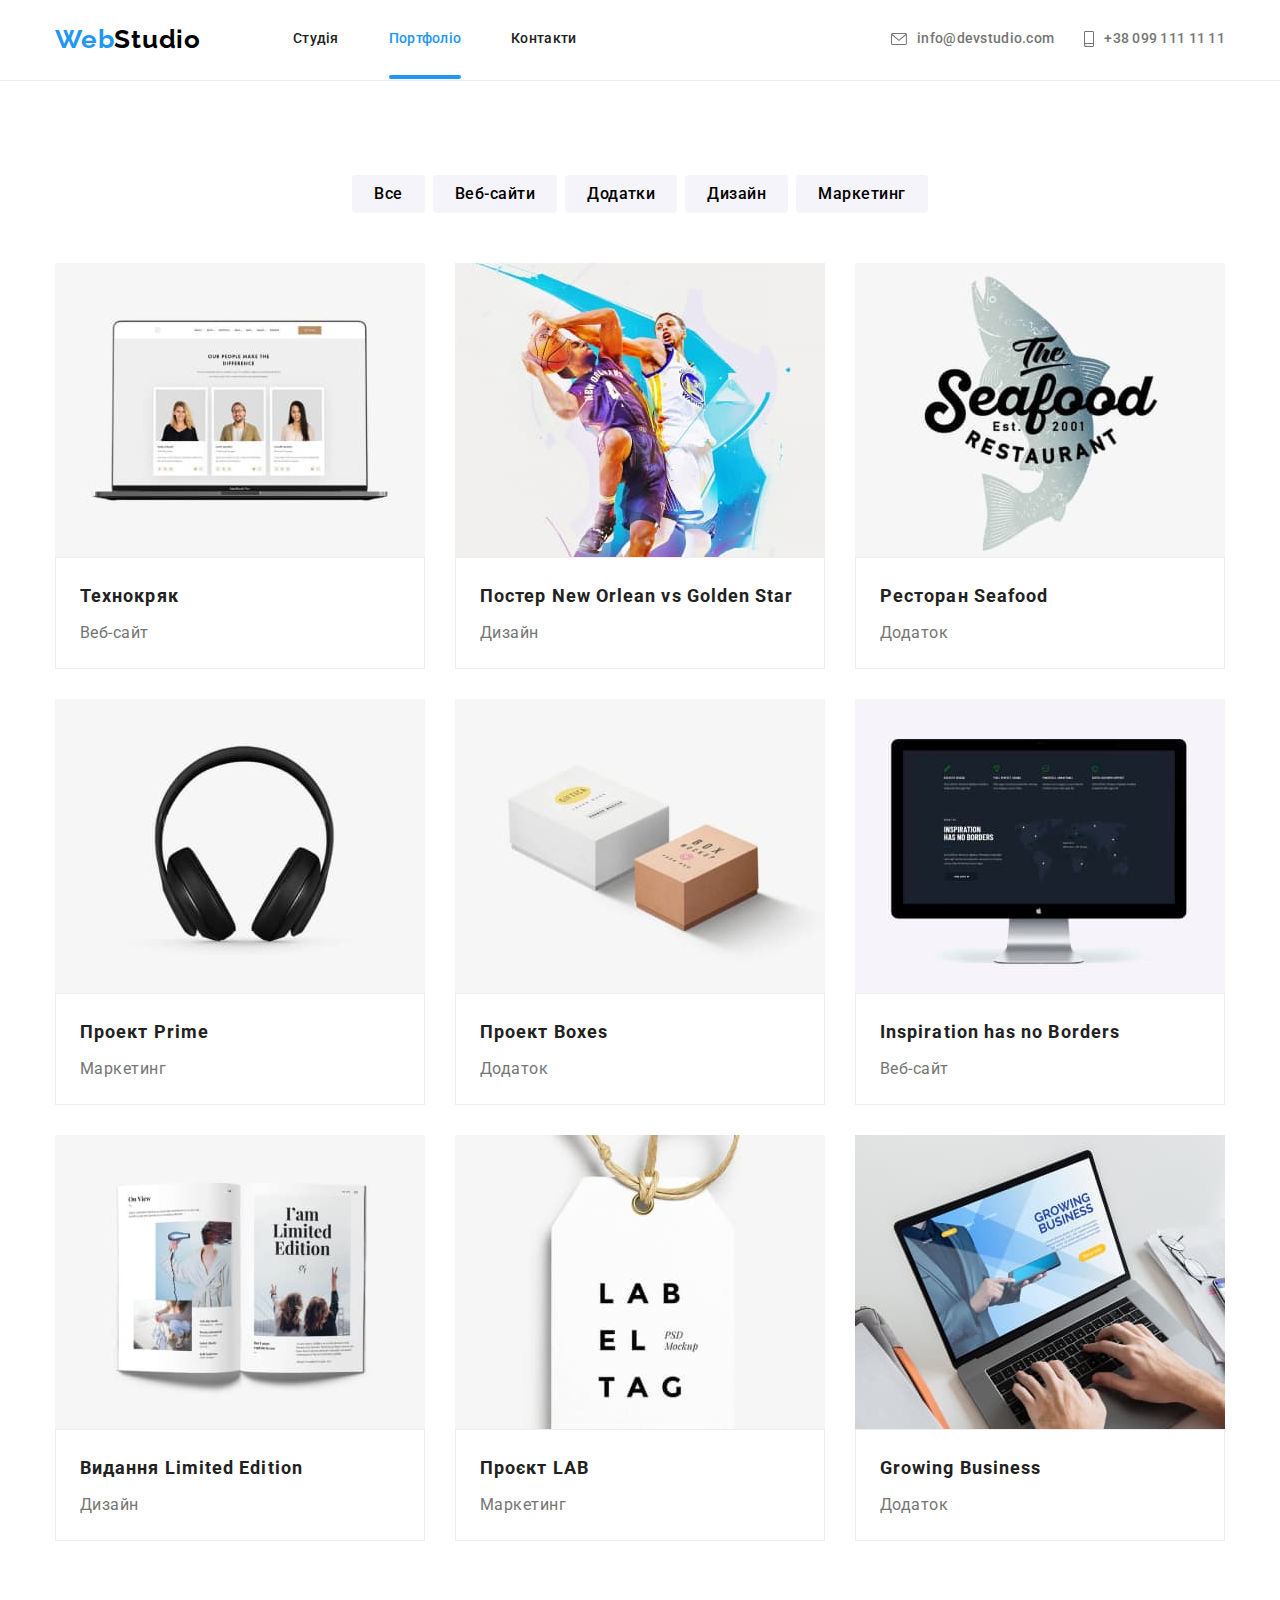
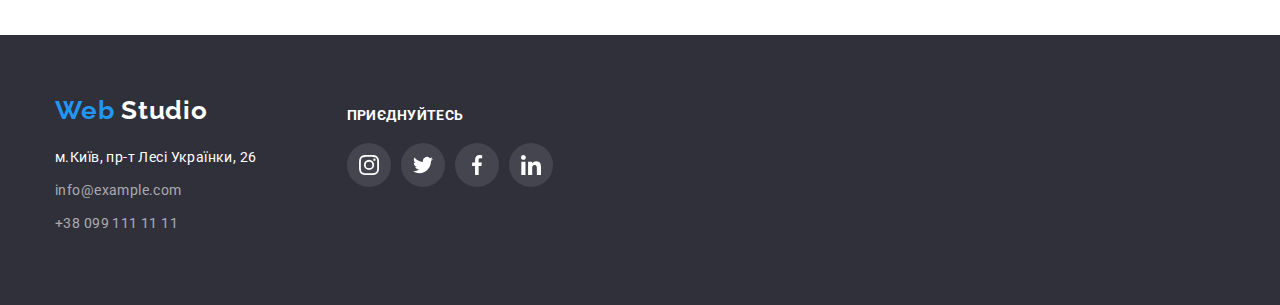
<file: portfolio.html>
<!DOCTYPE html>
<html lang="ru">

<head>
    <meta charset="UTF-8" />
    <meta http-equiv="X-UA-Compatible" content="IE=edge" />
    <meta name="viewport" content="width=device-width, initial-scale=1.0" />

    <link rel="preconnect" href="https://fonts.googleapis.com" />
    <link rel="preconnect" href="https://fonts.gstatic.com" crossorigin />
    <link
        href="https://fonts.googleapis.com/css2?family=Raleway:wght@700&family=Roboto:wght@400;500;700;900&display=swap"
        rel="stylesheet" />
    <link rel="stylesheet" href="https://cdnjs.cloudflare.com/ajax/libs/modern-normalize/1.1.0/modern-normalize.css"
        integrity="sha512-Y0MM+V6ymRKN2zStTqzQ227DWhhp4Mzdo6gnlRnuaNCbc+YN/ZH0sBCLTM4M0oSy9c9VKiCvd4Jk44aCLrNS5Q=="
        crossorigin="anonymous" referrerpolicy="no-referrer" />
    <link rel="stylesheet" href="./css/styles.css" />
    <title>Document</title>
</head>

<body>
    <!-- Header -->
    <header class="header">
        <div class="header-container container">
            <a href="./index.html" class="header-logo link">
                <span>Web</span>
                Studio
            </a>
            <!-- Navigation -->
            <nav class="header-nav">
                <ul class="nav list">
                    <li class="nav-item"><a href="./index.html" class="nav-link link">Студія</a></li>
                    <li class="nav-item current"><a href="./portfolio.html" class="nav-link link">Портфоліо</a></li>
                    <li class="nav-item"><a href="./contacts.html" class="nav-link link">Контакти</a></li>
                </ul>
            </nav>
            <ul class="header-contact list">
                <li>
                    <a href="mailto:info@devstudio.com" class="header-email link">
                        <svg class="header-contact-icon" width="16" height="12">
                            <use href="./images/sprites/icons.svg#icon-envelope"></use>
                        </svg>
                        info@devstudio.com
                    </a>
                </li>
                <li>
                    <a href="tel:+380991111111" class="header-tel link">
                        <svg class="header-contact-icon" width="10" height="16">
                            <use href="./images/sprites/icons.svg#icon-smartphone"></use>
                        </svg>
                        +38 099 111 11 11
                    </a>
                </li>
            </ul>
        </div>
    </header>
    <!-- Портфолио проекты -->
    <main class="portfolio-main">
        <section class="portfolio-main-section section">
            <div class="container">
                <!-- Кнопки сортировки -->
                <ul class="sort-buttons-list list">
                    <li><button type="button" class="sort-btn">Все</button></li>
                    <li><button type="button" class="sort-btn">Веб-сайти</button></li>
                    <li><button type="button" class="sort-btn">Додатки</button></li>
                    <li><button type="button" class="sort-btn">Дизайн</button></li>
                    <li><button type="button" class="sort-btn">Маркетинг</button></li>
                </ul>
                <!-- Список проектов -->
                <h1 class="visually-hidden">Портфоліо проєктів</h1>
                <ul class="project-list list">
                    <li class="project-card">
                        <a href="" class="project-card-link link">
                            <div class="project-wrap">
                                <img src="./images/portfolio/technokryak.jpg" alt="Веб-сайт Технокряк" />
                                <p class="project-description-top">Ресурс пропонує комплексні пропозиції з різним рівнем
                                    функціоналу та сервісів. Все це дозволить відвідувачу отримати вичерпні відомості
                                    про
                                    компанію чи приватну особу.</p>
                            </div>
                            <div class="project-description">
                                <h2 class="project-name">Технокряк</h2>
                                <p class="project-type">Веб-сайт</p>
                            </div>
                        </a>
                    </li>
                    <li class="project-card">
                        <a href="" class="project-card-link link">
                            <div class="project-wrap">
                                <img src="./images/portfolio/poster.jpg" alt="Постер New Orlean vs Golden Star" />
                                <p class="project-description-top">Ресурс пропонує комплексні пропозиції з різним рівнем
                                    функціоналу та сервісів. Все це дозволить відвідувачу отримати вичерпні відомості
                                    про
                                    компанію чи приватну особу.</p>
                            </div>
                            <div class="project-description">
                                <h2 class="project-name">Постер New Orlean vs Golden Star</h2>
                                <p class="project-type">Дизайн</p>
                            </div>
                        </a>
                    </li>
                    <li class="project-card">
                        <a href="" class="project-card-link link">
                            <div class="project-wrap">
                                <img src="./images/portfolio/seafood_restaurant.jpg" alt="Ресторан Seafood" />
                                <p class="project-description-top">Ресурс пропонує комплексні пропозиції з різним рівнем
                                    функціоналу та сервісів. Все це дозволить відвідувачу отримати вичерпні відомості
                                    про
                                    компанію чи приватну особу.</p>
                            </div>
                            <div class="project-description">
                                <h2 class="project-name">Ресторан Seafood</h2>
                                <p class="project-type">Додаток</p>
                            </div>
                        </a>
                    </li>
                    <li class="project-card">
                        <a href="" class="project-card-link link">
                            <div class="project-wrap">
                                <img src="./images/portfolio/prime.jpg" alt="Проєкт Prime" />
                                <p class="project-description-top">Ресурс пропонує комплексні пропозиції з різним рівнем
                                    функціоналу та сервісів. Все це дозволить відвідувачу отримати вичерпні відомості
                                    про
                                    компанію чи приватну особу.</p>
                            </div>
                            <div class="project-description">
                                <h2 class="project-name">Проект Prime</h2>
                                <p class="project-type">Маркетинг</p>
                            </div>
                        </a>
                    </li>
                    <li class="project-card">
                        <a href="" class="project-card-link link">
                            <div class="project-wrap">
                                <img src="./images/portfolio/boxes.jpg" alt="Проєкт Boxes" />
                                <p class="project-description-top">Ресурс пропонує комплексні пропозиції з різним рівнем
                                    функціоналу та сервісів. Все це дозволить відвідувачу отримати вичерпні відомості
                                    про
                                    компанію чи приватну особу.</p>
                            </div>
                            <div class="project-description">
                                <h2 class="project-name">Проект Boxes</h2>
                                <p class="project-type">Додаток</p>
                            </div>
                        </a>
                    </li>
                    <li class="project-card">
                        <a href="" class="project-card-link link">
                            <div class="project-wrap">
                                <img src="./images/portfolio/inspiration_borders.jpg" alt="Дисплей" />
                                <p class="project-description-top">Ресурс пропонує комплексні пропозиції з різним рівнем
                                    функціоналу та сервісів. Все це дозволить відвідувачу отримати вичерпні відомості
                                    про
                                    компанію чи приватну особу.</p>
                            </div>
                            <div class="project-description">
                                <h2 class="project-name">Inspiration has no Borders</h2>
                                <p class="project-type">Веб-сайт</p>
                            </div>
                        </a>
                    </li>

                    <li class="project-card">
                        <a href="" class="project-card-link link">
                            <div class="project-wrap">
                                <img src="./images/portfolio/limited_edition.jpg" alt="Книга" />
                                <p class="project-description-top">Ресурс пропонує комплексні пропозиції з різним рівнем
                                    функціоналу та сервісів. Все це дозволить відвідувачу отримати вичерпні відомості
                                    про
                                    компанію чи приватну особу.</p>
                            </div>
                            <div class="project-description">
                                <h2 class="project-name">Видання Limited Edition</h2>
                                <p class="project-type">Дизайн</p>
                            </div>
                        </a>
                    </li>
                    <li class="project-card">
                        <a href="" class="project-card-link link">
                            <div class="project-wrap">
                                <img src="./images/portfolio/lab.jpg" alt="Проект LAB" />
                                <p class="project-description-top">Ресурс пропонує комплексні пропозиції з різним рівнем
                                    функціоналу та сервісів. Все це дозволить відвідувачу отримати вичерпні відомості
                                    про
                                    компанію чи приватну особу.</p>
                            </div>
                            <div class="project-description">
                                <h2 class="project-name">Проєкт LAB</h2>
                                <p class="project-type">Маркетинг</p>
                            </div>
                        </a>
                    </li>
                    <li class="project-card">
                        <a href="" class="project-card-link link">
                            <div class="project-wrap">
                                <img src="./images/portfolio/growing_business.jpg" alt="Развивающийся бизнес" />
                                <p class="project-description-top">Ресурс пропонує комплексні пропозиції з різним рівнем
                                    функціоналу та сервісів. Все це дозволить відвідувачу отримати вичерпні відомості
                                    про
                                    компанію чи приватну особу.</p>
                            </div>
                            <div class="project-description">
                                <h2 class="project-name">Growing Business</h2>
                                <p class="project-type">Додаток</p>
                            </div>
                        </a>
                    </li>
                </ul>
            </div>
        </section>
    </main>
    <!-- Footer -->
    <footer class="footer">
        <div class="footer-container container">
            <div class="footer-address-container">
                <a href="./index.html" class="footer-logo link">
                    <span>Web</span>
                    Studio
                </a>
                <address class="address">
                    <ul class="footer-contact-list list">
                        <li class="footer-contact-item">
                            <a href="https://www.google.com/maps/place/%D0%B1%D1%83%D0%BB.+%D0%9B%D0%B5%D1%81%D0%B8+%D0%A3%D0%BA%D1%80%D0%B0%D0%B8%D0%BD%D0%BA%D0%B8,+26,+%D0%9A%D0%B8%D0%B5%D0%B2,+02000/@50.4265807,30.5361971,17z/data=!3m1!4b1!4m5!3m4!1s0x40d4cf0e033ecbe9:0x57a4dffefec77da0!8m2!3d50.4265807!4d30.5383858 "
                                class="contact-address link">
                                м.Київ, пр-т Лесі Українки, 26
                            </a>
                        </li>
                        <li class="footer-contact-item">
                            <a href="mailto:info@example.com" class="footer-email">info@example.com</a>
                        </li>
                        <li class="footer-contact-item"><a href="tel:+380991111111" class="footer-tel">+38 099 111 11
                                11</a></li>
                    </ul>
                </address>
            </div>
            <div class="footer-soc-container">
                <h3 class="footer-social-name">Приєднуйтесь</h3>
                <ul class="footer-soc-list list">
                    <li class="footer-soc-item">
                        <a href="" class="footer-soc-link link">
                            <svg class="footer-soc-icon" width="20" height="20">
                                <use href="./images/sprites/icons.svg#icon-instagram"></use>
                            </svg>
                        </a>
                    </li>
                    <li class="footer-soc-item">
                        <a href="" class="footer-soc-link link">
                            <svg class="footer-soc-icon" width="20" height="20">
                                <use href="./images/sprites/icons.svg#icon-twitter"></use>
                            </svg>
                        </a>
                    </li>
                    <li class="footer-soc-item">
                        <a href="" class="footer-soc-link link">
                            <svg class="footer-soc-icon" width="20" height="20">
                                <use href="./images/sprites/icons.svg#icon-facebook"></use>
                            </svg>
                        </a>
                    </li>
                    <li class="footer-soc-item">
                        <a href="" class="footer-soc-link link">
                            <svg class="footer-soc-icon" width="20" height="20">
                                <use href="./images/sprites/icons.svg#icon-linkedin"></use>
                            </svg>
                        </a>
                    </li>
                </ul>
            </div>
        </div>
    </footer>
</body>

</html>
</file>
<file: css/styles.css>
html {
	box-sizing: border-box;
}
/* Указываем box sizing */
*,
*::before,
*::after {
	box-sizing: inherit;
}
/* Убираем внешние отступы */
h1,
h2,
h3,
h4,
p,
ul {
	margin: 0;
	padding: 0;
}
img {
	display: block;
	max-width: 100%;
}
:root {
	--main-background-color: #ffffff;
	--default-text-color: #212121;
	--default-text-color-inverted: #ffffff;
	--action-color: #2196f3;
	--small-text-color: #757575;
	--standard-letter-spacing: 0.03em;
	--short-letter-spacing: 0.02em;
	--wide-letter-spacing: 0.06em;
	--icons-background-color: #ffffff;
	--icons-background-color-active: #2196f3;
	--icons-main-color: #afb1b8;
	--icons-color-active: #ffffff;
}
body {
	font-family: "Roboto", sans-serif;
	background: var(--main-background-color);
	color: var(--default-text-color);
	cursor: default;
}

/* Удаление маркеров списка */
.list {
	list-style: none;
}
/* Сброс стилей линков */
.link {
	text-decoration: none;
}
.visually-hidden {
	position: absolute;
	white-space: nowrap;
	width: 1px;
	height: 1px;
	overflow: hidden;
	border: 0;
	padding: 0;
	clip: rect(0 0 0 0);
	clip-path: inset(50%);
	margin: -1px;
}
.container {
	width: 1200px;
	padding: 0 15px;
	margin: 0 auto;
}
.section {
	display: flex;
	justify-content: center;
	padding: 94px 0;
}
/* Стили логотипа */
.header-logo,
.footer-logo {
	font-family: "Raleway";
	font-weight: 700;
	font-size: 26px;
	line-height: 1.19;
	letter-spacing: var(--standard-letter-spacing);
}
.header-logo {
	display: inherit;
	color: #000000;
	width: 145px;
	margin-right: 93px;
}
.footer-logo {
	display: inline-block;
	color: var(--default-text-color-inverted);
	margin-bottom: 20px;
}

.header-logo span,
.footer-logo span {
	color: var(--action-color);
}
/* Стили header */
.header {
	border-bottom: 1px solid #ececec;
	padding-top: 24px;
	padding-bottom: 25px;
}
.header-container {
	display: flex;
	align-items: center;
}
.nav,
.nav-link {
	font-weight: 500;
	font-size: 14px;
	line-height: 1.14;
	letter-spacing: var(--short-letter-spacing);
}
.nav {
	display: flex;
	column-gap: 50px;
}

.nav-link {
	color: var(--default-text-color);
	transition-property: color;
	transition-duration: 250ms;
	transition-timing-function: cubic-bezier(0.4, 0, 0.2, 1);
}
.nav-item {
	position: relative;
}
.nav-item.current::after {
	display: flex;
	position: absolute;
	margin-top: 28px;
	content: "";
	width: 100%;
	height: 4px;
	background-color: #2196f3;
	border-radius: 2px;
}

.current .nav-link {
	color: var(--action-color);
}
.nav-link:hover,
.nav-link:focus {
	color: var(--action-color);
	cursor: pointer;
}
.header-contact {
	display: inherit;
	margin-left: auto;
	gap: 30px;
	align-items: center;
}
.header-contact-icon {
	margin-right: 10px;
	fill: currentColor;
	transition-property: fill;
	transition-duration: 250ms;
	transition-timing-function: cubic-bezier(0.4, 0, 0.2, 1);
}
.header-email:hover .header-contact-icon,
.header-email:focus .header-contact-icon {
	fill: var(--action-color);
}
.header-tel:hover .header-contact-icon,
.header-tel:focus .header-contact-icon {
	fill: var(--action-color);
}
.header-email,
.header-tel {
	display: flex;
	align-items: center;
	font-weight: 500;
	font-size: 14px;
	line-height: 1.14;
	letter-spacing: var(--short-letter-spacing);
	color: var(--small-text-color);
	transition-property: color;
	transition-duration: 250ms;
	transition-timing-function: cubic-bezier(0.4, 0, 0.2, 1);
}
.header-email:hover,
.header-email:focus {
	color: var(--action-color);
	cursor: pointer;
}
.header-tel:hover,
.header-tel:focus {
	color: var(--action-color);
	cursor: pointer;
}
/*Стили Footer */
.footer {
	background: #2f303a;
	padding-top: 60px;
	padding-bottom: 60px;
}
/* .address {
} */
.contact-address,
.footer-email,
.footer-tel {
	font-style: normal;
	font-size: 14px;
	line-height: 1.71;
	letter-spacing: var(--standard-letter-spacing);
}
.footer-contact-item {
	margin-bottom: 9px;
}
.contact-address {
	color: var(--main-background-color);
	transition-property: color;
	transition-duration: 250ms;
	transition-timing-function: cubic-bezier(0.4, 0, 0.2, 1);
}
.contact-address:hover,
.contact-address:focus {
	color: var(--action-color);
}
.footer-email,
.footer-tel {
	text-decoration: none;
	color: rgba(255, 255, 255, 0.6);
	transition-property: color;
	transition-duration: 250ms;
	transition-timing-function: cubic-bezier(0.4, 0, 0.2, 1);
}
.footer-email:hover,
.footer-email:focus {
	color: var(--action-color);
}
.footer-tel:hover,
.footer-tel:focus {
	color: var(--action-color);
}
.footer-contact-list {
	display: inline-block;
}
.footer-container {
	display: flex;
}
.footer-address-container {
	margin-right: 90px;
}
.footer-soc-container {
	padding-top: 12px;
}
.footer-social-name {
	font-weight: 700;
	font-size: 14px;
	line-height: 16px;
	letter-spacing: var(--standard-letter-spacing);
	text-transform: uppercase;
	color: var(--default-text-color-inverted);
	margin-bottom: 20px;
}
.footer-soc-list {
	display: flex;
	justify-content: left;
	column-gap: 10px;
}
.footer-soc-link {
	background-color: rgba(255, 255, 255, 0.1);
	transition-property: background-color;
	transition-duration: 250ms;
	transition-timing-function: cubic-bezier(0.4, 0, 0.2, 1);
}
.footer-soc-icon {
	fill: #ffffff;
}
.footer-soc-link:hover,
.footer-soc-link:focus {
	background-color: var(--icons-background-color-active);
}
/* Стили портфолио */
.sort-buttons-list {
	display: flex;
	column-gap: 8px;
	justify-content: center;
	margin-bottom: 50px;
}
.sort-btn {
	font-family: inherit;
	font-weight: 500;
	font-size: 16px;
	line-height: 1.62;
	text-align: center;
	letter-spacing: var(--standard-letter-spacing);
	background: #f5f4fa;
	border-radius: 4px;
	border: 0;
	padding: 6px 22px;

	transition-property: color, background, box-shadow;
	transition-duration: 250ms;
	transition-timing-function: cubic-bezier(0.4, 0, 0.2, 1);
}
.sort-btn:hover,
.sort-btn:focus {
	background: var(--action-color);
	color: var(--default-text-color-inverted);
	box-shadow: 0px 3px 1px rgba(0, 0, 0, 0.1), 0px 1px 2px rgba(0, 0, 0, 0.08), 0px 2px 2px rgba(0, 0, 0, 0.12);
	border-radius: 4px;
	cursor: pointer;
}
.project-list {
	display: flex;
	flex-wrap: wrap;
	gap: 30px;
}
.project-card {
	background: var(--main-background-color);
	flex-basis: calc((100% - 60px) / 3);
	transition-property: box-shadow;
	transition-duration: 250ms;
	transition-timing-function: cubic-bezier(0.4, 0, 0.2, 1);
}
.project-card:hover,
.project-card:focus {
	box-shadow: 0px 1px 1px rgba(0, 0, 0, 0.12), 0px 4px 4px rgba(0, 0, 0, 0.06), 1px 4px 6px rgba(0, 0, 0, 0.16);
}
.project-card:hover .project-description-top {
	transform: translateY(0%);
}
.project-wrap {
	position: relative;
	overflow: hidden;
}
.project-description-top {
	position: absolute;
	top: 0;
	left: 0;
	transform: translateY(100%);
	width: 100%;
	height: 100%;
	padding: 63px 24px;
	font-size: 18px;
	line-height: 1.56;
	letter-spacing: var(--standard-letter-spacing);
	color: #ffffff;
	background: rgba(33, 150, 243, 0.9);

	transition-property: transform;
	transition-duration: 250ms;
	transition-timing-function: cubic-bezier(0.4, 0, 0.2, 1);
}
.project-description {
	border: 1px solid #eeeeee;
	text-align: left;
	padding: 20px 24px;
}
.project-name {
	font-weight: 700;
	font-size: 18px;
	line-height: 2;
	letter-spacing: var(--wide-letter-spacing);
	margin-bottom: 4px;
	color: var(--default-text-color);
}
.project-type {
	font-size: 16px;
	line-height: 188%;
	letter-spacing: var(--standard-letter-spacing);
	color: var(--small-text-color);
}

/* Стили main index.html */
.index-main-section {
	background-color: #c4c4c4;
	background-image: linear-gradient(rgba(47, 48, 58, 0.4), rgba(47, 48, 58, 0.4)), url(../images/hero_bg.jpg);
	max-width: 1600px;
	margin: 0 auto;
}
.main-title,
.order-button {
	letter-spacing: var(--wide-letter-spacing);
	color: var(--main-background-color);
}
.index-main-section {
	padding-top: 200px;
	padding-bottom: 200px;
	text-align: center;
}
.main-title {
	font-weight: 900;
	font-size: 44px;
	line-height: 1.36;
	text-transform: uppercase;
	max-width: 696px;
	margin-left: auto;
	margin-right: auto;
	margin-bottom: 30px;
}
.order-button {
	font-family: inherit;
	font-weight: 700;
	font-size: 16px;
	line-height: 1.88;
	background: var(--action-color);

	border-radius: 4px;
	border-color: transparent;
	min-width: 216px;
	height: 50px;
	padding-left: auto;
	padding-right: auto;

	transition-property: box-shadow;
	transition-duration: 250ms;
	transition-timing-function: cubic-bezier(0.4, 0, 0.2, 1);
}
.order-button:hover {
	cursor: pointer;
	box-shadow: 0px 4px 4px rgba(0, 0, 0, 0.15);
}
.features-list {
	display: flex;
	column-gap: 30px;
}
.feature-item {
	flex-basis: calc((100%-90 / 4));
}
.feature-img-container {
	display: flex;
	height: 120px;
	background: #f5f4fa;
	border-radius: 4px;
	align-items: center;
	justify-content: center;
	margin-bottom: 30px;
}
.feature-name,
.feature-text {
	font-size: 14px;
	letter-spacing: var(--standard-letter-spacing);
}
.feature-name {
	font-weight: 700;
	line-height: 1.14;
	text-transform: uppercase;
	margin-bottom: 10px;
}
.feature-text {
	line-height: 1.71;
	color: var(--small-text-color);
}
.work-section {
	padding-top: 0;
}
.work-container,
.staff-container,
.clients-container {
	text-align: center;
}
.work-title,
.staff-title,
.clients-title {
	font-weight: 700;
	font-size: 36px;
	line-height: 1.17;
	letter-spacing: var(--standard-letter-spacing);
	margin-bottom: 50px;
}
.work-list,
.staff-list,
.clients-list {
	display: flex;
	column-gap: 30px;
	align-items: center;
}
.work-item {
	flex-basis: calc((100%-60px) / 3);
	position: relative;
	display: flex;
}
.work-name {
	position: absolute;
	width: 100%;
	height: 70px;
	bottom: 0;
	left: 0;

	display: flex;
	justify-content: center;
	align-items: center;
	background: rgba(47, 48, 58, 0.8);

	font-weight: 700;
	font-size: 14px;
	line-height: 1.14;
	letter-spacing: var(--standard-letter-spacing);
	text-transform: uppercase;
	color: var(--default-text-color-inverted);
}
.staff-section {
	background: #f5f4fa;
}
.staff-item {
	flex-basis: calc((100%-90px) / 4);
	background: var(--main-background-color);
	box-shadow: 0px 1px 3px rgba(0, 0, 0, 0.12), 0px 1px 1px rgba(0, 0, 0, 0.14), 0px 2px 1px rgba(0, 0, 0, 0.2);
	border-radius: 0px 0px 4px 4px;
}
.staff-name,
.staff-position {
	font-size: 16px;
	line-height: 1.19;
	letter-spacing: var(--standard-letter-spacing);
}
.staff-description {
	padding-top: 30px;
	text-align: center;
	margin-bottom: 16px;
}
.staff-name {
	font-weight: 500;
	margin-bottom: 10px;
}
.staff-position {
	color: var(--small-text-color);
}
.staff-soc-list {
	display: flex;
	justify-content: center;
	column-gap: 10px;
}
.staff-soc-container {
	padding-bottom: 30px;
}

.staff-soc-link,
.footer-soc-link {
	display: flex;
	align-items: center;
	justify-content: center;
	height: 44px;
	width: 44px;
	border-radius: 50%;
}
.staff-soc-link {
	background-color: var(--icons-background-color);
	transition-property: background-color;
	transition-duration: 250ms;
	transition-timing-function: cubic-bezier(0.4, 0, 0.2, 1);
}
.staff-soc-icon {
	fill: var(--icons-main-color);
	transition-property: fill;
	transition-duration: 250ms;
	transition-timing-function: cubic-bezier(0.4, 0, 0.2, 1);
}
.staff-soc-link:hover,
.staff-soc-link:focus {
	background-color: var(--icons-background-color-active);
}
.staff-soc-link:hover .staff-soc-icon,
.staff-soc-link:focus .staff-soc-icon {
	fill: var(--icons-color-active);
}

/* --------------------OUR CLIENTS-------------------- */
.clients-list {
	justify-content: center;
}
.clients-item {
	flex-basis: calc((100%-150px) / 6);
	transition-property: border-color;
	transition-duration: 250ms;
	transition-timing-function: cubic-bezier(0.4, 0, 0.2, 1);
}
.clients-item:hover {
	cursor: pointer;
}
.clients-link {
	display: flex;
	align-items: center;
	justify-content: center;
	border: 1px solid #afb1b8;
	border-radius: 4px;
	height: 92px;
	transition-property: border-color;
	transition-duration: 250ms;
	transition-timing-function: cubic-bezier(0.4, 0, 0.2, 1);
}
.clients-icon {
	fill: var(--icons-main-color);
	transition-property: fill;
	transition-duration: 250ms;
	transition-timing-function: cubic-bezier(0.4, 0, 0.2, 1);
}
.clients-item:hover .clients-icon {
	fill: var(--icons-background-color-active);
}
.clients-link:hover {
	border-color: var(--icons-background-color-active);
}
.clients-link:focus .clients-icon {
	fill: var(--icons-background-color-active);
}
.clients-item:focus-within {
	border-color: #2196f3;
}

/* ------------------------MODAL------------------------ */
.backdrop {
	position: fixed;
	top: 0;
	left: 0;
	width: 100%;
	height: 100%;
	background: rgba(0, 0, 0, 0.2);
	transition: opacity 250ms cubic-bezier(0.4, 0, 0.2, 1), visibility 250ms cubic-bezier(0.4, 0, 0.2, 1);
}
.backdrop.is-hidden {
	opacity: 0;
	pointer-events: none;
	visibility: hidden;
}
.modal {
	position: absolute;
	top: 50%;
	left: 50%;
	transform: translate(-50%, -50%) scale(1);
	min-width: 528px;
	min-height: 581px;
	background: #ffffff;
	box-shadow: 0px 1px 3px rgba(0, 0, 0, 0.12), 0px 1px 1px rgba(0, 0, 0, 0.14), 0px 2px 1px rgba(0, 0, 0, 0.2);
	border-radius: 4px;
	transition-property: transform;
	transition-duration: 250ms;
	transition-timing-function: cubic-bezier(0.4, 0, 0.2, 1);
}
.backdrop.is-hidden .modal {
	transform: translate(-50%, -50%) scale(0);
}
.closeBtn {
	position: absolute;
	right: 8px;
	top: 8px;
	display: flex;
	justify-content: center;
	align-items: center;
	width: 30px;
	height: 30px;
	border-radius: 50%;
	border: 1px solid rgba(0, 0, 0, 0.1);
	background: #ffffff;
}
.closeBtn:hover {
	cursor: pointer;
}
</file>
